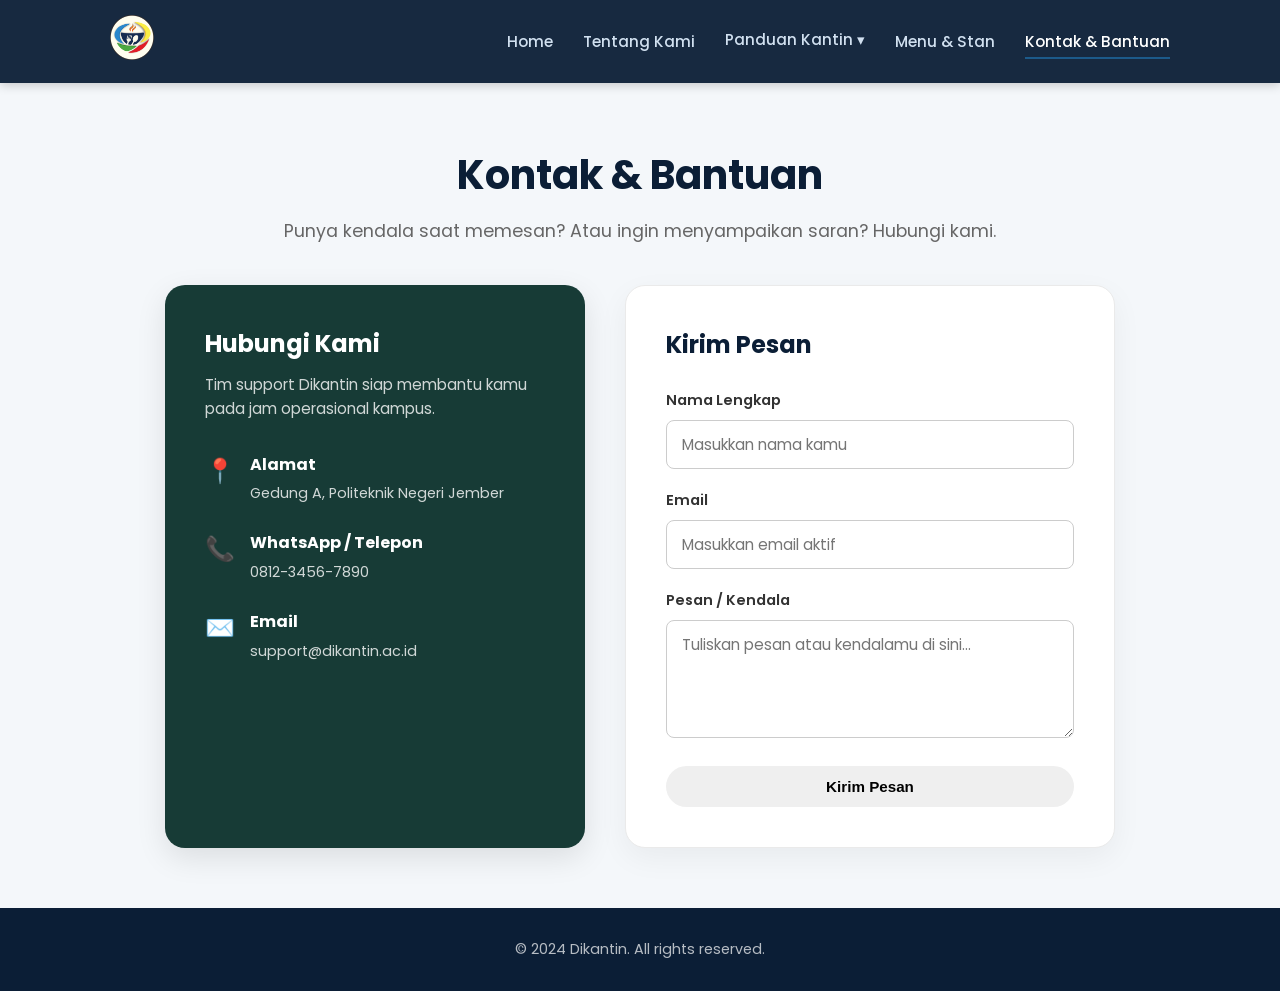
<file: kontak.html>
<!DOCTYPE html>
<html lang="id">
<head>
    <meta charset="UTF-8">
    <meta name="viewport" content="width=device-width, initial-scale=1.0">
    <title>Kontak & Bantuan - Dikantin</title>
    <link href="https://fonts.googleapis.com/css2?family=Poppins:wght@400;600;700&display=swap" rel="stylesheet">
    <link rel="stylesheet" href="css/base.css">
    <link rel="stylesheet" href="css/navbar.css">
    <link rel="stylesheet" href="css/konten.css">
    <link rel="stylesheet" href="css/footer.css">
    <link rel="stylesheet" href="css/responsive.css">
</head>
<body>

    <!-- NAVBAR -->
    <nav class="navbar">
        <div class="container nav-container">
            <a href="index.html" class="logo"><img src="img/logo.png" alt="Logo"></a>
            <ul class="nav-menu" id="navMenu">
                <li><a href="index.html">Home</a></li>
                <li><a href="tentang.html">Tentang Kami</a></li>
                <li class="dropdown">
                    <button class="dropdown-btn">Panduan Kantin &#9662;</button>
                    <div class="dropdown-content">
                        <a href="panduan_pesan.html">Panduan Pesan & Transaksi</a>
                        <a href="panduan_login.html">Tata Cara Login</a>
                    </div>
                </li>
                <li><a href="menu.html">Menu & Stan</a></li>
                <li><a href="kontak.html" class="active">Kontak & Bantuan</a></li>
            </ul>
            <button class="hamburger" id="hamburger"><span></span><span></span><span></span></button>
        </div>
    </nav>

    <!-- KONTEN KONTAK -->
    <section class="page-section">
        <div class="container">
            <h2 class="page-title">Kontak & Bantuan</h2>
            <p class="page-subtitle">Punya kendala saat memesan? Atau ingin menyampaikan saran? Hubungi kami.</p>

            <div class="kontak-wrapper">
                <!-- Info Kontak (Kiri) -->
                <div class="kontak-info">
                    <h3>Hubungi Kami</h3>
                    <p>Tim support Dikantin siap membantu kamu pada jam operasional kampus.</p>
                    
                    <div class="info-item">
                        <span class="icon">📍</span>
                        <div>
                            <h4>Alamat</h4>
                            <p>Gedung A, Politeknik Negeri Jember</p>
                        </div>
                    </div>
                    <div class="info-item">
                        <span class="icon">📞</span>
                        <div>
                            <h4>WhatsApp / Telepon</h4>
                            <p>0812-3456-7890</p>
                        </div>
                    </div>
                    <div class="info-item">
                        <span class="icon">✉️</span>
                        <div>
                            <h4>Email</h4>
                            <p>support@dikantin.ac.id</p>
                        </div>
                    </div>
                </div>

                <!-- Form Bantuan (Kanan) -->
                <div class="kontak-form">
                    <h3>Kirim Pesan</h3>
                    <form action="#" onsubmit="alert('Pesan berhasil dikirim!'); return false;">
                        <div class="form-group">
                            <label>Nama Lengkap</label>
                            <input type="text" placeholder="Masukkan nama kamu" required>
                        </div>
                        <div class="form-group">
                            <label>Email</label>
                            <input type="email" placeholder="Masukkan email aktif" required>
                        </div>
                        <div class="form-group">
                            <label>Pesan / Kendala</label>
                            <textarea rows="4" placeholder="Tuliskan pesan atau kendalamu di sini..." required></textarea>
                        </div>
                        <button type="submit" class="btn btn-primary" style="width: 100%;">Kirim Pesan</button>
                    </form>
                </div>
            </div>
        </div>
    </section>

    <footer class="footer">
        <div class="container"><p>&copy; 2024 Dikantin. All rights reserved.</p></div>
    </footer>
    <script src="js/script.js"></script>
</body>
</html>
</file>
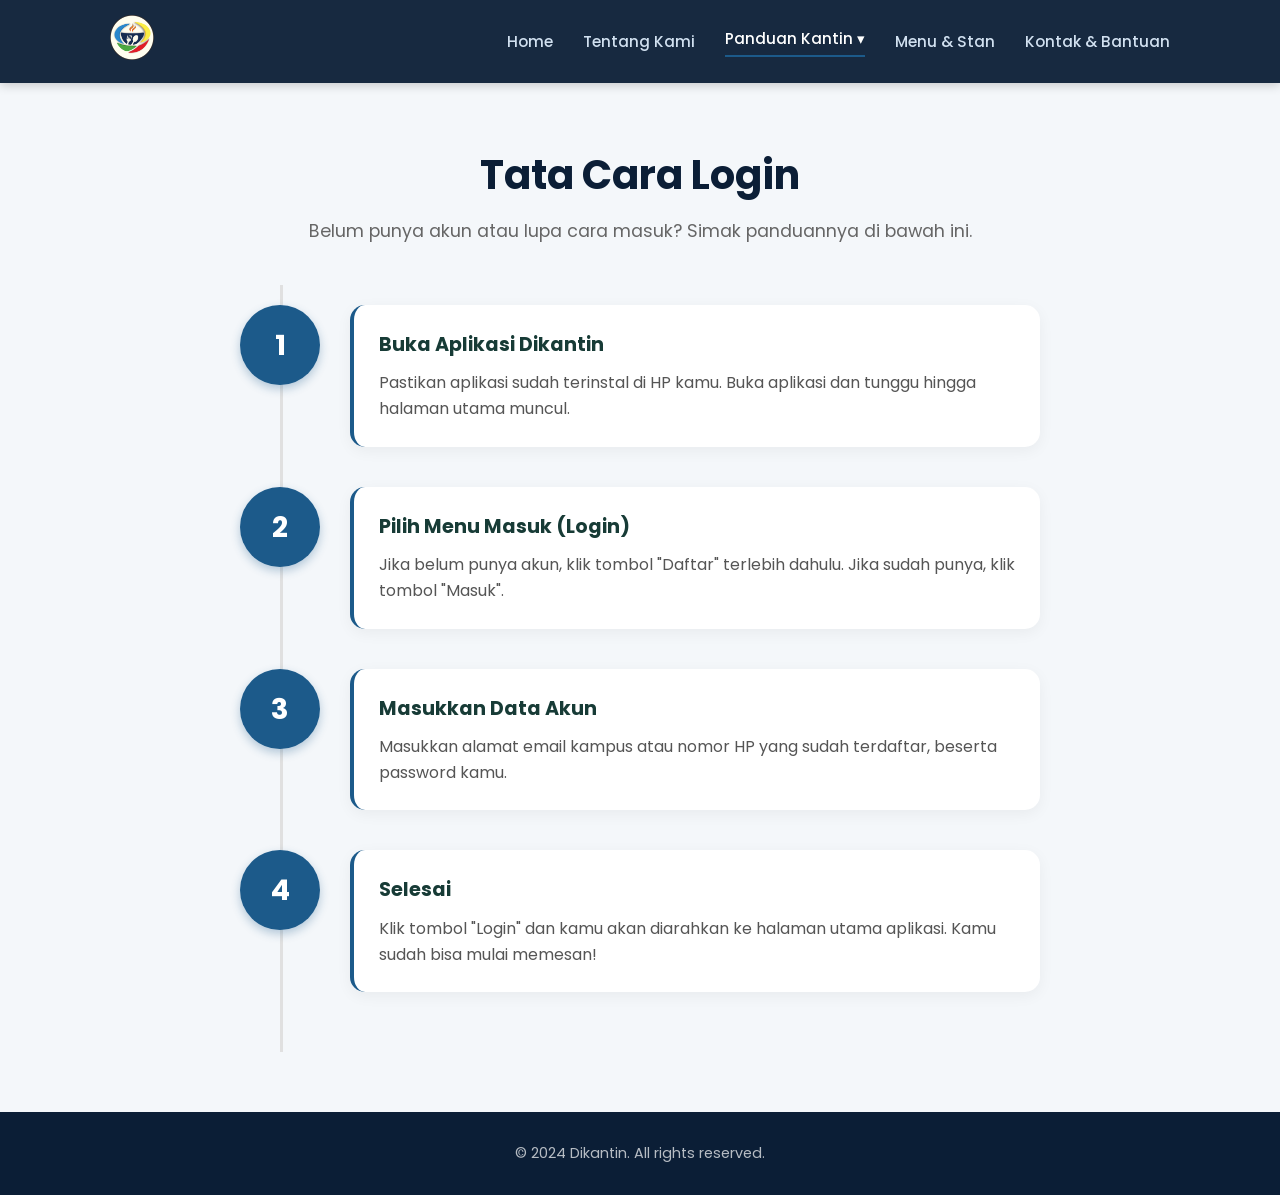
<file: panduan_login.html>
<!DOCTYPE html>
<html lang="id">
<head>
    <meta charset="UTF-8">
    <meta name="viewport" content="width=device-width, initial-scale=1.0">
    <title>Tata Cara Login - Dikantin</title>
    <link href="https://fonts.googleapis.com/css2?family=Poppins:wght@400;600;700&display=swap" rel="stylesheet">
    <link rel="stylesheet" href="css/base.css">
    <link rel="stylesheet" href="css/navbar.css">
    <link rel="stylesheet" href="css/konten.css">
    <link rel="stylesheet" href="css/footer.css">
    <link rel="stylesheet" href="css/responsive.css">
</head>
<body>

    <!-- NAVBAR -->
    <nav class="navbar">
        <div class="container nav-container">
            <a href="index.html" class="logo"><img src="img/logo.png" alt="Logo"></a>
            <ul class="nav-menu" id="navMenu">
                <li><a href="index.html">Home</a></li>
                <li><a href="tentang.html">Tentang Kami</a></li>
                <li class="dropdown">
                    <button class="dropdown-btn" style="color: #fff; border-bottom: 2px solid #1C5A8A; padding-bottom: 5px;">Panduan Kantin &#9662;</button>
                    <div class="dropdown-content">
                        <a href="panduan_pesan.html">Panduan Pesan & Transaksi</a>
                        <a href="panduan_login.html">Tata Cara Login</a>
                    </div>
                </li>
                <li><a href="menu.html">Menu & Stan</a></li>
                <li><a href="kontak.html">Kontak & Bantuan</a></li>
            </ul>
            <button class="hamburger" id="hamburger"><span></span><span></span><span></span></button>
        </div>
    </nav>

    <!-- KONTEN PANDUAN -->
    <section class="page-section">
        <div class="container">
            <h2 class="page-title">Tata Cara Login</h2>
            <p class="page-subtitle">Belum punya akun atau lupa cara masuk? Simak panduannya di bawah ini.</p>

            <div class="timeline">
                <div class="timeline-item">
                    <div class="timeline-number">1</div>
                    <div class="timeline-content">
                        <h3>Buka Aplikasi Dikantin</h3>
                        <p>Pastikan aplikasi sudah terinstal di HP kamu. Buka aplikasi dan tunggu hingga halaman utama muncul.</p>
                    </div>
                </div>

                <div class="timeline-item">
                    <div class="timeline-number">2</div>
                    <div class="timeline-content">
                        <h3>Pilih Menu Masuk (Login)</h3>
                        <p>Jika belum punya akun, klik tombol "Daftar" terlebih dahulu. Jika sudah punya, klik tombol "Masuk".</p>
                    </div>
                </div>

                <div class="timeline-item">
                    <div class="timeline-number">3</div>
                    <div class="timeline-content">
                        <h3>Masukkan Data Akun</h3>
                        <p>Masukkan alamat email kampus atau nomor HP yang sudah terdaftar, beserta password kamu.</p>
                    </div>
                </div>

                <div class="timeline-item">
                    <div class="timeline-number">4</div>
                    <div class="timeline-content">
                        <h3>Selesai</h3>
                        <p>Klik tombol "Login" dan kamu akan diarahkan ke halaman utama aplikasi. Kamu sudah bisa mulai memesan!</p>
                    </div>
                </div>
            </div>
        </div>
    </section>

    <footer class="footer">
        <div class="container"><p>&copy; 2024 Dikantin. All rights reserved.</p></div>
    </footer>
    <script src="js/script.js"></script>
</body>
</html>
</file>
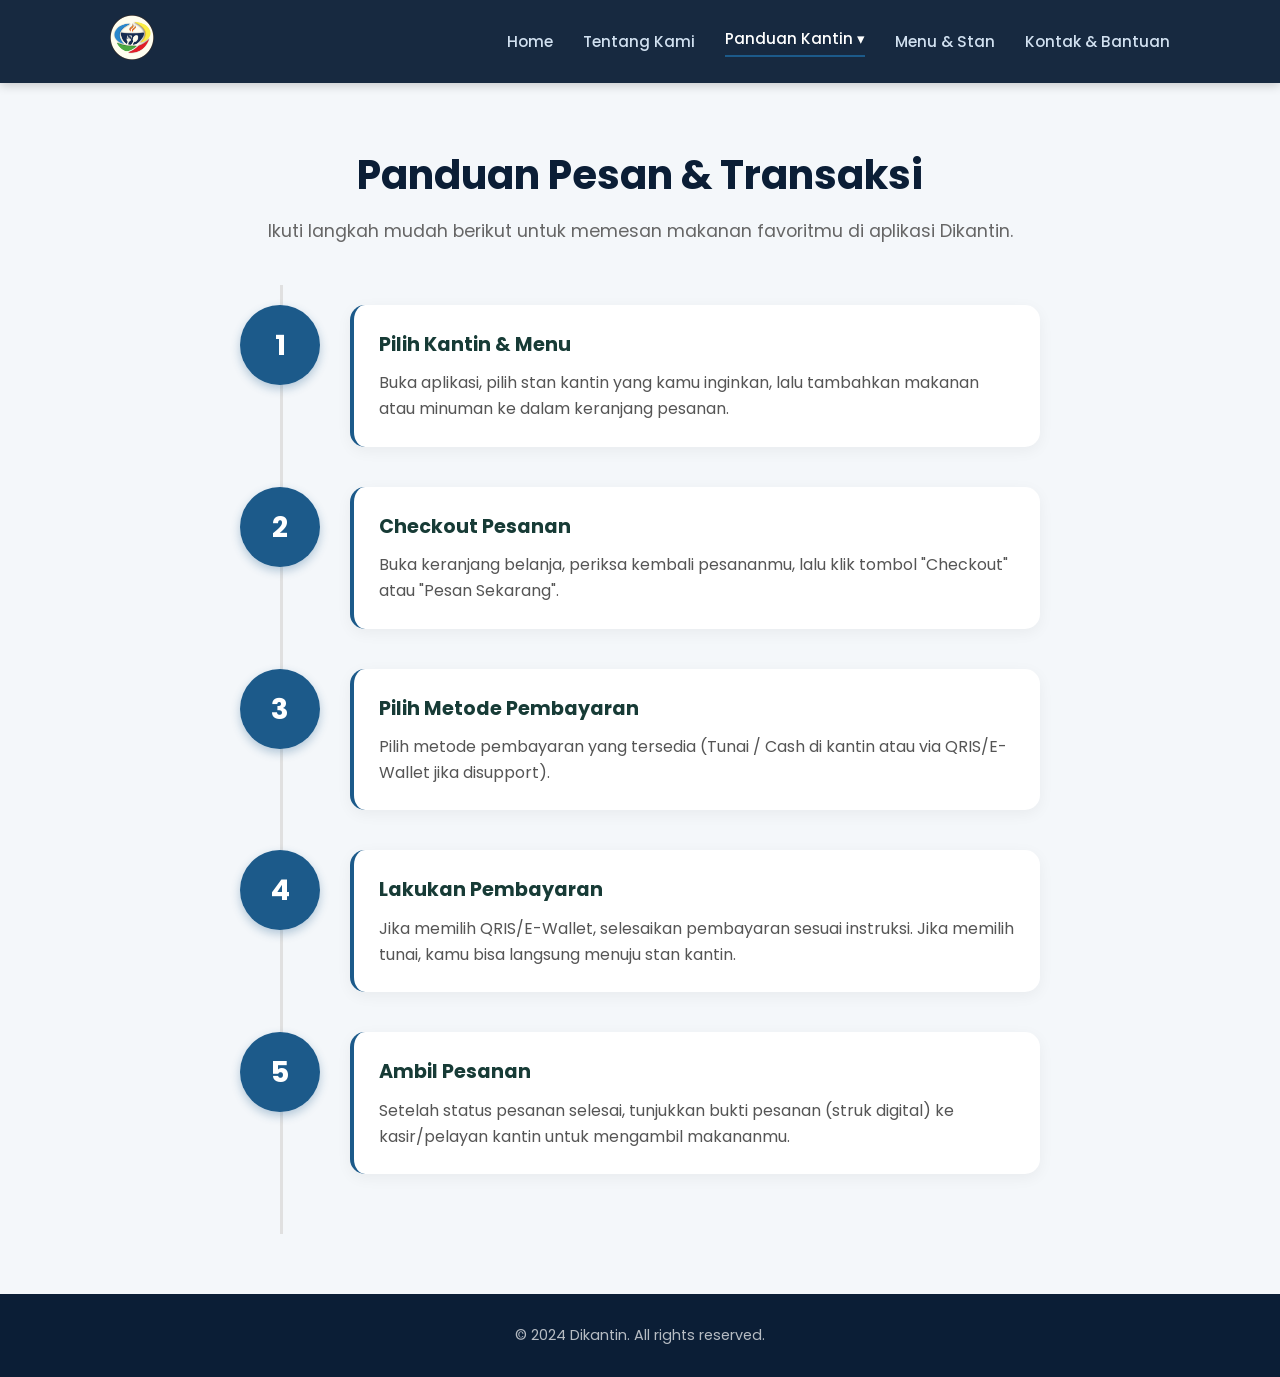
<file: panduan_pesan.html>
<!DOCTYPE html>
<html lang="id">
<head>
    <meta charset="UTF-8">
    <meta name="viewport" content="width=device-width, initial-scale=1.0">
    <title>Panduan Pesan & Transaksi - Dikantin</title>
    <link href="https://fonts.googleapis.com/css2?family=Poppins:wght@400;600;700&display=swap" rel="stylesheet">
    <link rel="stylesheet" href="css/base.css">
    <link rel="stylesheet" href="css/navbar.css">
    <link rel="stylesheet" href="css/konten.css">
    <link rel="stylesheet" href="css/footer.css">
    <link rel="stylesheet" href="css/responsive.css">
</head>
<body>

    <!-- NAVBAR -->
    <nav class="navbar">
        <div class="container nav-container">
            <a href="index.html" class="logo"><img src="img/logo.png" alt="Logo"></a>
            <ul class="nav-menu" id="navMenu">
                <li><a href="index.html">Home</a></li>
                <li><a href="tentang.html">Tentang Kami</a></li>
                <li class="dropdown">
                    <button class="dropdown-btn" style="color: #fff; border-bottom: 2px solid #1C5A8A; padding-bottom: 5px;">Panduan Kantin &#9662;</button>
                    <div class="dropdown-content">
                        <a href="panduan_pesan.html">Panduan Pesan & Transaksi</a>
                        <a href="panduan_login.html">Tata Cara Login</a>
                    </div>
                </li>
                <li><a href="menu.html">Menu & Stan</a></li>
                <li><a href="kontak.html">Kontak & Bantuan</a></li>
            </ul>
            <button class="hamburger" id="hamburger"><span></span><span></span><span></span></button>
        </div>
    </nav>

    <!-- KONTEN PANDUAN -->
    <section class="page-section">
        <div class="container">
            <h2 class="page-title">Panduan Pesan & Transaksi</h2>
            <p class="page-subtitle">Ikuti langkah mudah berikut untuk memesan makanan favoritmu di aplikasi Dikantin.</p>

            <div class="timeline">
                <!-- Langkah 1 -->
                <div class="timeline-item">
                    <div class="timeline-number">1</div>
                    <div class="timeline-content">
                        <h3>Pilih Kantin & Menu</h3>
                        <p>Buka aplikasi, pilih stan kantin yang kamu inginkan, lalu tambahkan makanan atau minuman ke dalam keranjang pesanan.</p>
                    </div>
                </div>

                <!-- Langkah 2 -->
                <div class="timeline-item">
                    <div class="timeline-number">2</div>
                    <div class="timeline-content">
                        <h3>Checkout Pesanan</h3>
                        <p>Buka keranjang belanja, periksa kembali pesananmu, lalu klik tombol "Checkout" atau "Pesan Sekarang".</p>
                    </div>
                </div>

                <!-- Langkah 3 -->
                <div class="timeline-item">
                    <div class="timeline-number">3</div>
                    <div class="timeline-content">
                        <h3>Pilih Metode Pembayaran</h3>
                        <p>Pilih metode pembayaran yang tersedia (Tunai / Cash di kantin atau via QRIS/E-Wallet jika disupport).</p>
                    </div>
                </div>

                <!-- Langkah 4 -->
                <div class="timeline-item">
                    <div class="timeline-number">4</div>
                    <div class="timeline-content">
                        <h3>Lakukan Pembayaran</h3>
                        <p>Jika memilih QRIS/E-Wallet, selesaikan pembayaran sesuai instruksi. Jika memilih tunai, kamu bisa langsung menuju stan kantin.</p>
                    </div>
                </div>

                <!-- Langkah 5 -->
                <div class="timeline-item">
                    <div class="timeline-number">5</div>
                    <div class="timeline-content">
                        <h3>Ambil Pesanan</h3>
                        <p>Setelah status pesanan selesai, tunjukkan bukti pesanan (struk digital) ke kasir/pelayan kantin untuk mengambil makananmu.</p>
                    </div>
                </div>
            </div>
        </div>
    </section>

    <footer class="footer">
        <div class="container"><p>&copy; 2024 Dikantin. All rights reserved.</p></div>
    </footer>
    <script src="js/script.js"></script>
</body>
</html>
</file>
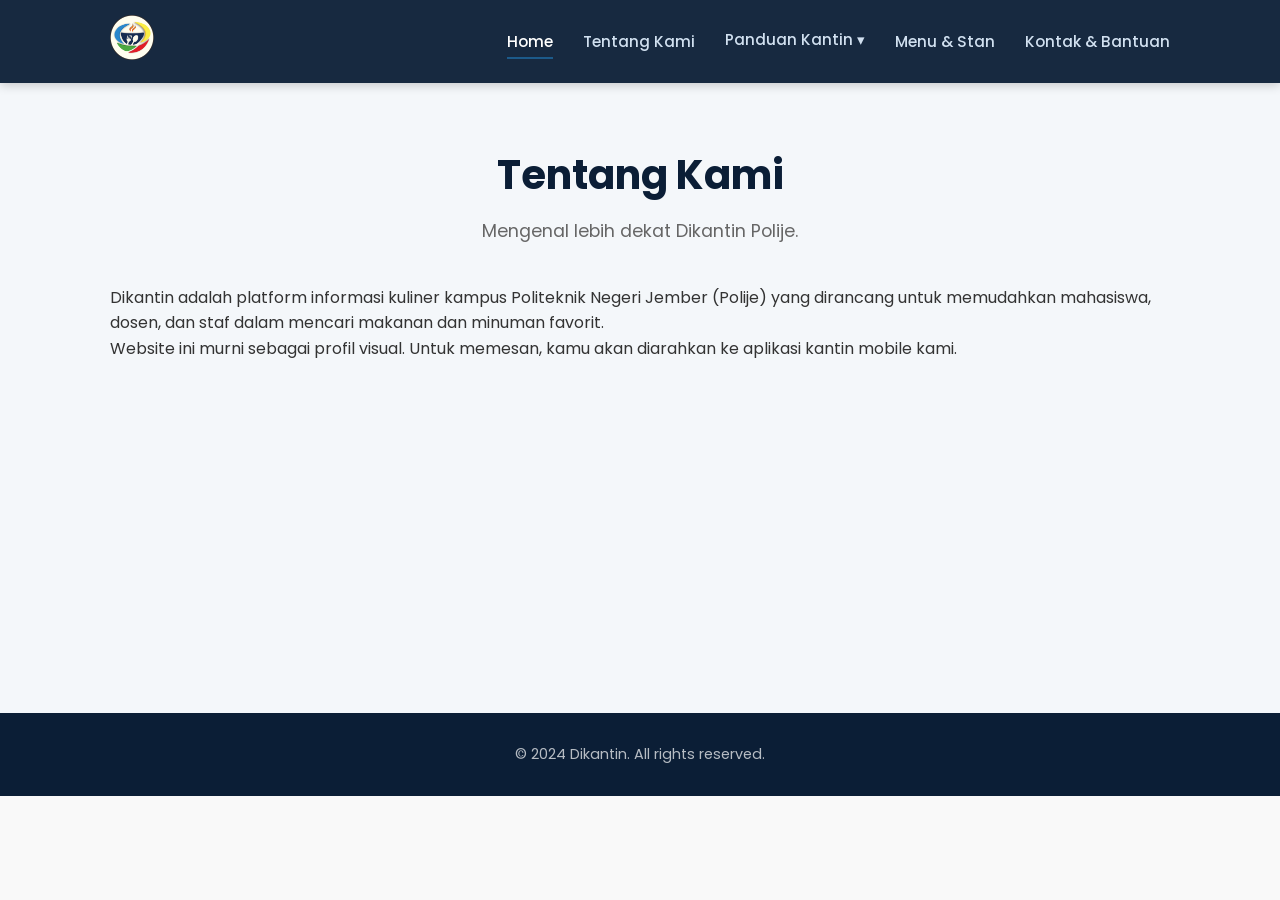
<file: tentang.html>
<!DOCTYPE html>
<html lang="id">
<head>
    <meta charset="UTF-8">
    <meta name="viewport" content="width=device-width, initial-scale=1.0">
    <title>Tentang Kami - Dikantin</title>
    <link href="https://fonts.googleapis.com/css2?family=Poppins:wght@400;600;700&display=swap" rel="stylesheet">
    <link rel="stylesheet" href="css/base.css">
    <link rel="stylesheet" href="css/navbar.css">
    <link rel="stylesheet" href="css/konten.css">
    <link rel="stylesheet" href="css/footer.css">
    <link rel="stylesheet" href="css/responsive.css">
</head>
<body>

    <nav class="navbar">
        <div class="container nav-container">
            <a href="index.html" class="logo">
                <img src="img/logo.png" alt="Logo Dikantin">
            </a>
            
            <ul class="nav-menu" id="navMenu">
                <li><a href="index.html" class="active">Home</a></li>
                <li><a href="tentang.html">Tentang Kami</a></li>
                <!-- Dropdown Panduan -->
                <li class="dropdown">
                    <button class="dropdown-btn">Panduan Kantin &#9662;</button>
                    <!-- Hanya satu div dropdown-content -->
                    <div class="dropdown-content">
                        <a href="panduan_pesan.html">Panduan Pesan & Transaksi</a>
                        <a href="panduan_login.html">Tata Cara Login</a>
                    </div>
                </li>
                <li><a href="menu.html">Menu & Stan</a></li>
                <li><a href="kontak.html">Kontak & Bantuan</a></li>
                <li class="nav-btn-mobile">
                    <a href="#" target="_blank" class="btn btn-primary">Pesan Sekarang</a>
            </ul>
            <button class="hamburger" id="hamburger">
                <span></span><span></span><span></span>
            </button>
        </div>
    </nav>

    <section class="page-section">
        <div class="container">
            <h2 class="page-title">Tentang Kami</h2>
            <p class="page-subtitle">Mengenal lebih dekat Dikantin Polije.</p>
            
            <div class="content-box">
                <p>Dikantin adalah platform informasi kuliner kampus Politeknik Negeri Jember (Polije) yang dirancang untuk memudahkan mahasiswa, dosen, dan staf dalam mencari makanan dan minuman favorit.</p>
                <p>Website ini murni sebagai profil visual. Untuk memesan, kamu akan diarahkan ke aplikasi kantin mobile kami.</p>
            </div>
        </div>
    </section>

    <footer class="footer">
        <div class="container"><p>&copy; 2024 Dikantin. All rights reserved.</p></div>
    </footer>
    <script src="js/script.js"></script>
</body>
</html>
</file>
<file: css/base.css>
* { margin: 0; padding: 0; box-sizing: border-box; }
body { font-family: 'Poppins', sans-serif; color: #333; background-color: #f9f9f9; line-height: 1.6; }
a { text-decoration: none; color: inherit; }
ul { list-style: none; }
.container { max-width: 1100px; margin: 0 auto; padding: 0 20px; }

/* Tombol */
.btn {
    display: inline-block; padding: 12px 24px; border-radius: 30px;
    font-weight: 600; font-size: 0.95rem; transition: all 0.3s ease;
    cursor: pointer; border: none;
}
.btn-outline { background: transparent; color: #fff; border: 2px solid #fff; }
.btn-outline:hover { background: #fff; color: #0B1E36; }
</file>
<file: css/navbar.css>
/* ========== NAVBAR (Biru Gelap) ========== */
.navbar {
    background: rgba(11, 30, 54, 0.95); /* Biru gelap transparan */
    box-shadow: 0 2px 10px rgba(0, 0, 0, 0.2);
    position: sticky;
    top: 0;
    z-index: 100;
    backdrop-filter: blur(5px);
}

.nav-container {
    display: flex;
    align-items: center;
    justify-content: space-between;
    padding: 15px 20px;
}

.logo img { height: 45px; width: auto; }

.nav-menu {
    display: flex;
    align-items: center;
    gap: 30px;
}

.nav-menu a, .dropdown-btn {
    font-weight: 500;
    font-size: 0.95rem;
    color: #d1e0f0; /* Warna teks agak putih kebiruan */
    transition: color 0.3s;
    background: none;
    border: none;
    cursor: pointer;
    font-family: inherit;
    padding-bottom: 5px;
}

.nav-menu a:hover, .nav-menu a.active, .dropdown-btn:hover {
    color: #fff;
}

/* Garis bawah untuk menu yang aktif */
.nav-menu a.active {
    border-bottom: 2px solid #1C5A8A;
}

/* ========== DROPDOWN PANDUAN (Sudah Diperbaiki) ========== */

/* 1. Bungkus dropdown pakai padding biar area hover-nya nyambung ke bawah */
.dropdown { 
    position: relative; 
    padding-bottom: 15px; /* Jarak ini yang bikin nyambung */
    margin-bottom: -15px; /* Trik biar layout navbar nggak berubah */
}

/* 2. Kotak Putih Dropdown */
.dropdown-content {
    display: none;
    position: absolute;
    top: 100%;
    left: 0;
    background: #fff;
    min-width: 220px; /* Lebarin dikit biar teksnya muat */
    box-shadow: 0 5px 15px rgba(0,0,0,0.15);
    border-radius: 8px;
    overflow: hidden;
    /* margin-top DIHAPUS agar nyambung ke tombol */
}

/* 3. Teks di dalam kotak putih */
.dropdown-content a {
    display: block;
    color: #333;
    padding: 12px 20px;
    font-size: 0.9rem;
    border-bottom: none; 
    transition: background 0.2s;
}

.dropdown-content a:hover {
    background: #f0f4f8;
    color: #1C5A8A;
    font-weight: 600;
}

/* 4. Munculkan saat di-hover */
.dropdown:hover .dropdown-content { 
    display: block; 
} 

/* ========== TOMBOL & HAMBURGER ========== */
.nav-btn-desktop { font-size: 0.85rem; padding: 10px 20px; }
.nav-btn-mobile { display: none; }

.hamburger {
    display: none;
    flex-direction: column;
    gap: 5px;
    background: none;
    border: none;
    cursor: pointer;
    padding: 5px;
}

.hamburger span {
    display: block;
    width: 25px;
    height: 3px;
    background: #fff; /* Warna putih karena background navbar gelap */
    border-radius: 3px;
    transition: all 0.3s;
}
</file>
<file: css/konten.css>
/* ========== DESAIN HALAMAN DALAM ========== */
.page-section { padding: 60px 0; min-height: 70vh; background: #f4f7fa; }
.page-title { text-align: center; font-size: 2.5rem; font-weight: 700; color: #0B1E36; margin-bottom: 10px; }
.page-subtitle { text-align: center; color: #666; margin-bottom: 40px; font-size: 1.1rem; }

/* ========== GRID KANTIN (Halaman Awal) ========== */
.menu-grid { display: grid; gap: 20px; }
.kantin-card { background: #fff; border-radius: 15px; overflow: hidden; box-shadow: 0 4px 15px rgba(0,0,0,0.05); cursor: pointer; border: 1px solid #eaeaea; transition: 0.3s; display: flex; flex-direction: column; }
.kantin-card:hover { transform: translateY(-5px); box-shadow: 0 8px 25px rgba(11, 30, 54, 0.15); border-color: #1C5A8A; }
.kantin-card img { width: 100%; height: 120px; object-fit: cover; }
.card-body { padding: 15px; text-align: center; }
.card-body h3 { font-size: 1rem; color: #0B1E36; margin-bottom: 5px; }
.kantin-desc { font-size: 0.8rem; color: #777; }

/* ========== PROFIL STAN DETAIL ========== */
.page-header { background: #f4f7fa; padding: 40px 0 50px; border-bottom: 1px solid #eaeaea; }
.page-header h1 { font-size: 2.5rem; color: #173B36; margin-bottom: 10px; }
.page-header p { color: #666; font-size: 1.1rem; }

.stan-profile { display: flex; gap: 40px; background: #fff; padding: 30px; border-radius: 20px; box-shadow: 0 5px 20px rgba(0,0,0,0.05); margin-top: -30px; position: relative; z-index: 10; }
.stan-image { flex: 1; max-width: 500px; border-radius: 15px; overflow: hidden; }
.stan-image img { width: 100%; height: 100%; object-fit: cover; display: block; }
.stan-info { flex: 1; display: flex; flex-direction: column; justify-content: center; }
.stan-info h2 { font-size: 2rem; color: #173B36; margin-bottom: 15px; }
.stan-info p { color: #555; margin-bottom: 20px; line-height: 1.7; }
.stan-jam { display: flex; justify-content: space-between; border-top: 1px dashed #ccc; padding-top: 15px; margin-top: 10px; }
.stan-jam h4 { font-size: 1rem; color: #333; margin-bottom: 5px; }
.stan-jam p { font-size: 0.9rem; color: #777; margin-bottom: 0; }

/* ========== DAFTAR MENU MAKANAN & MINUMAN ========== */
.menu-list-section { padding: 50px 0; background: #fff; }
.section-title { font-size: 1.8rem; color: #0B1E36; margin-bottom: 5px; }
.menu-category-title { font-size: 1.4rem; color: #173B36; margin: 30px 0 15px; font-weight: 600; }
.menu-cards { display: grid; grid-template-columns: repeat(5, 1fr); gap: 20px; }
.m-card { background: #fff; border-radius: 12px; overflow: hidden; border: 1px solid #eaeaea; }
.m-card img { width: 100%; height: 120px; object-fit: cover; }
.m-card-info { padding: 12px; }
.m-card-info h4 { font-size: 0.95rem; color: #173B36; margin-bottom: 5px; }
.m-card-info .price { font-weight: 700; color: #1C5A8A; font-size: 0.9rem; }

/* ========== DESAIN TIMELINE (Panduan) ========== */
.timeline {
    position: relative;
    max-width: 800px;
    margin: 0 auto;
    padding: 20px 0;
}

/* Garis vertikal di tengah (atau kiri) */
.timeline::before {
    content: '';
    position: absolute;
    left: 40px;
    top: 0;
    height: 100%;
    width: 3px;
    background: #e0e0e0;
}

.timeline-item {
    display: flex;
    gap: 30px;
    margin-bottom: 40px;
    position: relative;
}

.timeline-number {
    width: 80px;
    height: 80px;
    background: #1C5A8A;
    color: #fff;
    border-radius: 50%;
    display: flex;
    align-items: center;
    justify-content: center;
    font-size: 1.8rem;
    font-weight: 700;
    flex-shrink: 0;
    z-index: 2;
    box-shadow: 0 4px 10px rgba(28, 90, 138, 0.3);
}

.timeline-content {
    background: #fff;
    padding: 25px;
    border-radius: 15px;
    box-shadow: 0 4px 15px rgba(0,0,0,0.05);
    flex: 1;
    border-left: 4px solid #1C5A8A;
}

.timeline-content h3 {
    color: #173B36;
    margin-bottom: 10px;
    font-size: 1.2rem;
}

.timeline-content p { color: #555; margin: 0; line-height: 1.6; }

/* ========== DESAIN KONTAK ========== */
.kontak-wrapper {
    display: flex;
    gap: 40px;
    max-width: 950px;
    margin: 0 auto;
}

/* Bagian Info Kiri */
.kontak-info {
    flex: 1;
    background: #173B36;
    color: #fff;
    padding: 40px;
    border-radius: 20px;
    box-shadow: 0 10px 30px rgba(0,0,0,0.1);
}

.kontak-info h3 { font-size: 1.5rem; margin-bottom: 10px; color: #fff; }
.kontak-info > p { opacity: 0.8; margin-bottom: 30px; font-size: 0.95rem; }

.info-item {
    display: flex;
    gap: 15px;
    margin-bottom: 25px;
    align-items: flex-start;
}

.info-item .icon { font-size: 1.5rem; }
.info-item h4 { margin-bottom: 5px; font-size: 1rem; color: #fff; }
.info-item p { font-size: 0.9rem; opacity: 0.8; margin: 0; }

/* Bagian Form Kanan */
.kontak-form {
    flex: 1.2;
    background: #fff;
    padding: 40px;
    border-radius: 20px;
    box-shadow: 0 10px 30px rgba(0,0,0,0.05);
    border: 1px solid #eaeaea;
}

.kontak-form h3 { font-size: 1.5rem; margin-bottom: 25px; color: #0B1E36; }

.form-group { margin-bottom: 20px; }
.form-group label {
    display: block;
    margin-bottom: 8px;
    font-weight: 600;
    font-size: 0.9rem;
    color: #333;
}
.form-group input, .form-group textarea {
    width: 100%;
    padding: 12px 15px;
    border: 1px solid #ccc;
    border-radius: 8px;
    font-family: 'Poppins', sans-serif;
    font-size: 0.95rem;
    transition: border-color 0.3s;
}
.form-group input:focus, .form-group textarea:focus {
    outline: none;
    border-color: #1C5A8A;
}
</file>
<file: css/footer.css>
.footer {
    background: #0B1E36; color: #fff; padding: 30px 0; text-align: center;
}
.footer p { font-size: 0.9rem; opacity: 0.7; margin: 0; }
</file>
<file: css/responsive.css>
@media (max-width: 768px) {
    /* Navbar HP */
    .nav-menu {
        position: fixed; top: 70px; left: -100%; flex-direction: column;
        background: #fff; width: 100%; text-align: center; padding: 30px 0;
        gap: 20px; box-shadow: 0 5px 10px rgba(0,0,0,0.1); transition: left 0.3s ease;
    }
    .nav-menu.active { left: 0; }
    .hamburger { display: flex; }

    /* Hero HP */
    .hero { padding: 60px 0 80px; min-height: auto; }
    .hero-wrapper { flex-direction: column-reverse; text-align: center; }
    .hero-text h1 { font-size: 2.2rem; }
    .hero-text p { font-size: 0.95rem; }
    .hero-image { margin-bottom: 40px; }
    .hero-image img { height: 300px; }
    .circle-1 { width: 200px; height: 200px; }
    .circle-2 { width: 120px; height: 120px; }
    
    /* Halaman Konten */
    .page-title { font-size: 1.8rem; }
    .content-box { padding: 25px; }
}
</file>
